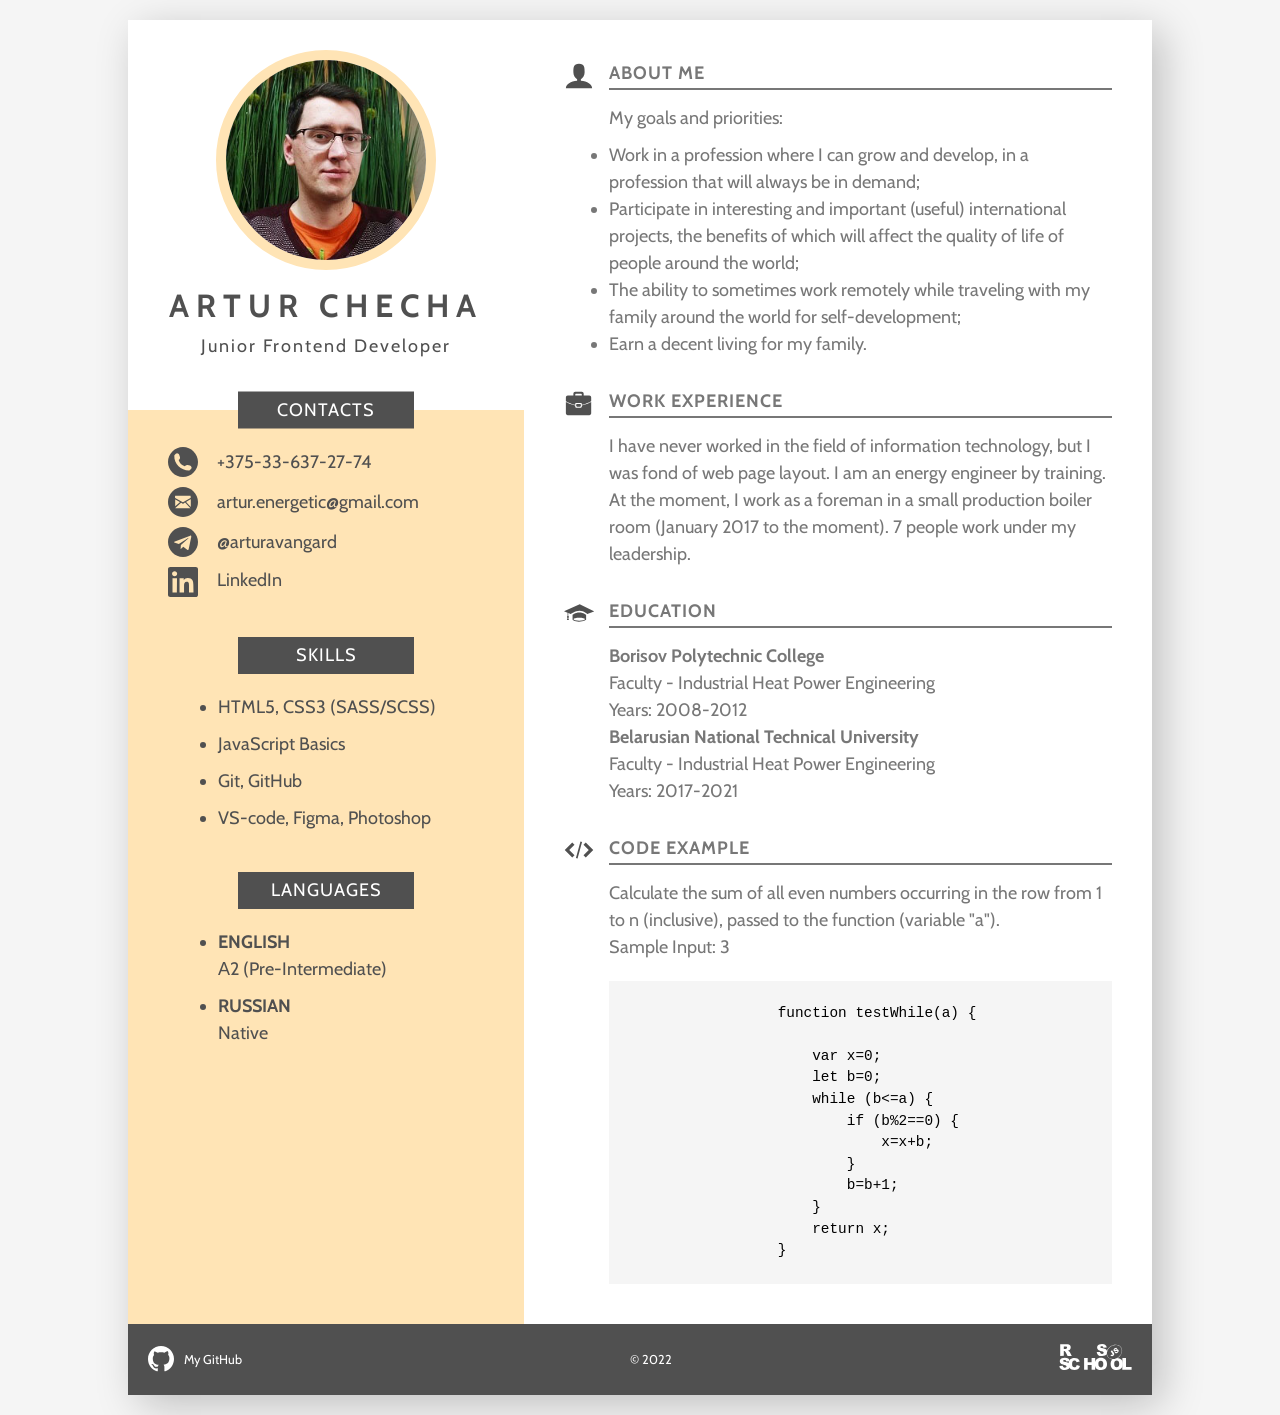
<file: index.html>
<!DOCTYPE html>
<html lang="en">
<head>
    <meta charset="UTF-8">
    <meta http-equiv="X-UA-Compatible" content="IE=edge">
    <meta name="viewport" content="width=device-width, initial-scale=1.0">
    <title>Rsschool-cv-html</title>
    <link rel="preconnect" href="https://fonts.googleapis.com">
    <link rel="preconnect" href="https://fonts.gstatic.com" crossorigin>
    <link href="https://fonts.googleapis.com/css2?family=Cabin:wght@400;700&display=swap" rel="stylesheet">
    <link rel="stylesheet" href="./css/reset.css">
    <link rel="stylesheet" href="./css/style.css">
</head>
<body>
    <div class="container-centered">
        <div class="two-columns">
            <div class="left-column">
            <header>
                <img src="./image/myfoto.jpg" alt="Foto" width="200" height="200">
                <h1>Artur Checha</h1>
                <h2>Junior Frontend Developer</h2>
            </header>
            <main>
                <section class="contacts">
                <h3>Contacts</h3>
                <ul>
                    <li>
                        <img src="./icons/phone.svg" alt="Phone Icon" width="30" height="30">
                        <p>+375-33-637-27-74</p>
                    </li>
                    <li>
                        <img src="./icons/email.svg" alt="Email Icon" width="30" height="30">
                        <p>artur.energetic@gmail.com</p>
                    </li>
                    <li>
                        <img src="./icons/telegram.svg" alt="Telegram Icon" width="30" height="30">
                        <p>@arturavangard</p>
                    </li>
                    <li>
                        <img src="./icons/linkedin.svg" alt="LinkedIn Icon" width="30" height="30">
                        <a href="https://www.linkedin.com/in/artur-checha-8476a122a/">LinkedIn</a>
                    </li>
                </ul>
                </section>
                <section class="skills">
                    <h3>Skills</h3>
                    <ul>
                        <li>HTML5, CSS3 (SASS/SCSS)</li>
                        <li>JavaScript Basics</li>
                        <li>Git, GitHub</li>
                        <li>VS-code, Figma, Photoshop</li>
                    </ul>
                </section>
                <section class="languages">
                    <h3>Languages</h3>
                    <ul>
                        <li>
                        <p class="language-name">English</p>
                        <p>А2 (Pre-Intermediate)</p>
                        </li>
                        <li>
                        <p class="language-name">Russian</p>
                        <p>Native</p>
                        </li>
                    </ul>
                </section>
            </main>
            </div>
            <aside class="right-column">
            <section class="about-me">
                <div class="sub-header">
                    <img src="./icons/user.svg" alt="About Me Icon" width="30" height="30">
                    <h3>About Me</h3>
                </div>
                <p>My goals and priorities:</p>
                <ul>
                    <li>Work in a profession where I can grow and develop, in a profession that will always be in demand;</li>
                    <li>Participate in interesting and important (useful) international projects, the benefits of which will affect the quality of life of people around the world;</li>
                    <li>The ability to sometimes work remotely while traveling with my family around the world for self-development;</li>
                    <li>Earn a decent living for my family.</li>
                </ul>
            </section>
            <section class="work">
                <div class="sub-header">
                    <img src="./icons/suitcase.svg" alt="Courses" width="30" height="30">
                    <h3>Work experience</h3>
                </div>
                <p>I have never worked in the field of information technology, but I was fond of web page layout. I am an energy engineer by training. At the moment, I work as a foreman in a small production boiler room (January 2017 to the moment). 7 people work under my leadership.
                </p>
            </section>
            <section class="education">
                <div class="sub-header">
                    <img src="./icons/graduate.svg" alt="Education Icon" width="30" height="30">
                    <h3>Education</h3>
                </div>
                <p><strong>Borisov Polytechnic College</strong></p>
                <p>Faculty - Industrial Heat Power Engineering</p>
                <p>Years: 2008-2012</p>
                <p><strong>Belarusian National Technical University</strong></p>
                <p>Faculty - Industrial Heat Power Engineering</p>
                <p>Years: 2017-2021</p>
            </section>
            <section class="code-example">
                <div class="sub-header">
                    <img src="./icons/embed.svg" alt="Code Icon" width="30" height="30">
                    <h3>Code example</h3>
                </div>
                <p>Calculate the sum of all even numbers occurring in the row from 1 to n (inclusive), passed to the function (variable "a").<br> Sample Input: 3</p>
                <pre>
                <code>
                function testWhile(a) {
                    
                    var x=0;
                    let b=0;
                    while (b<=a) {
                        if (b%2==0) {
                            x=x+b;
                        }
                        b=b+1;
                    }
                    return x;
                }</code>
                </pre>
            </section>
            </aside>
        </div>
        <footer>
            <a class="my-github" href="https://github.com/Artur-Checha">
                <img class="github-icon" src="./icons/github.svg" alt="Github Icon" width="26" height="26">
                <p>My GitHub</p>
            </a>
            <p>© 2022</p>
            <a href="https://rs.school/js/">
                <img src="./icons/rsschool.svg" alt="Rsschool Icon" width="73" height="26">
            </a>
        </footer>
    </div>
</body>
</html>
</file>
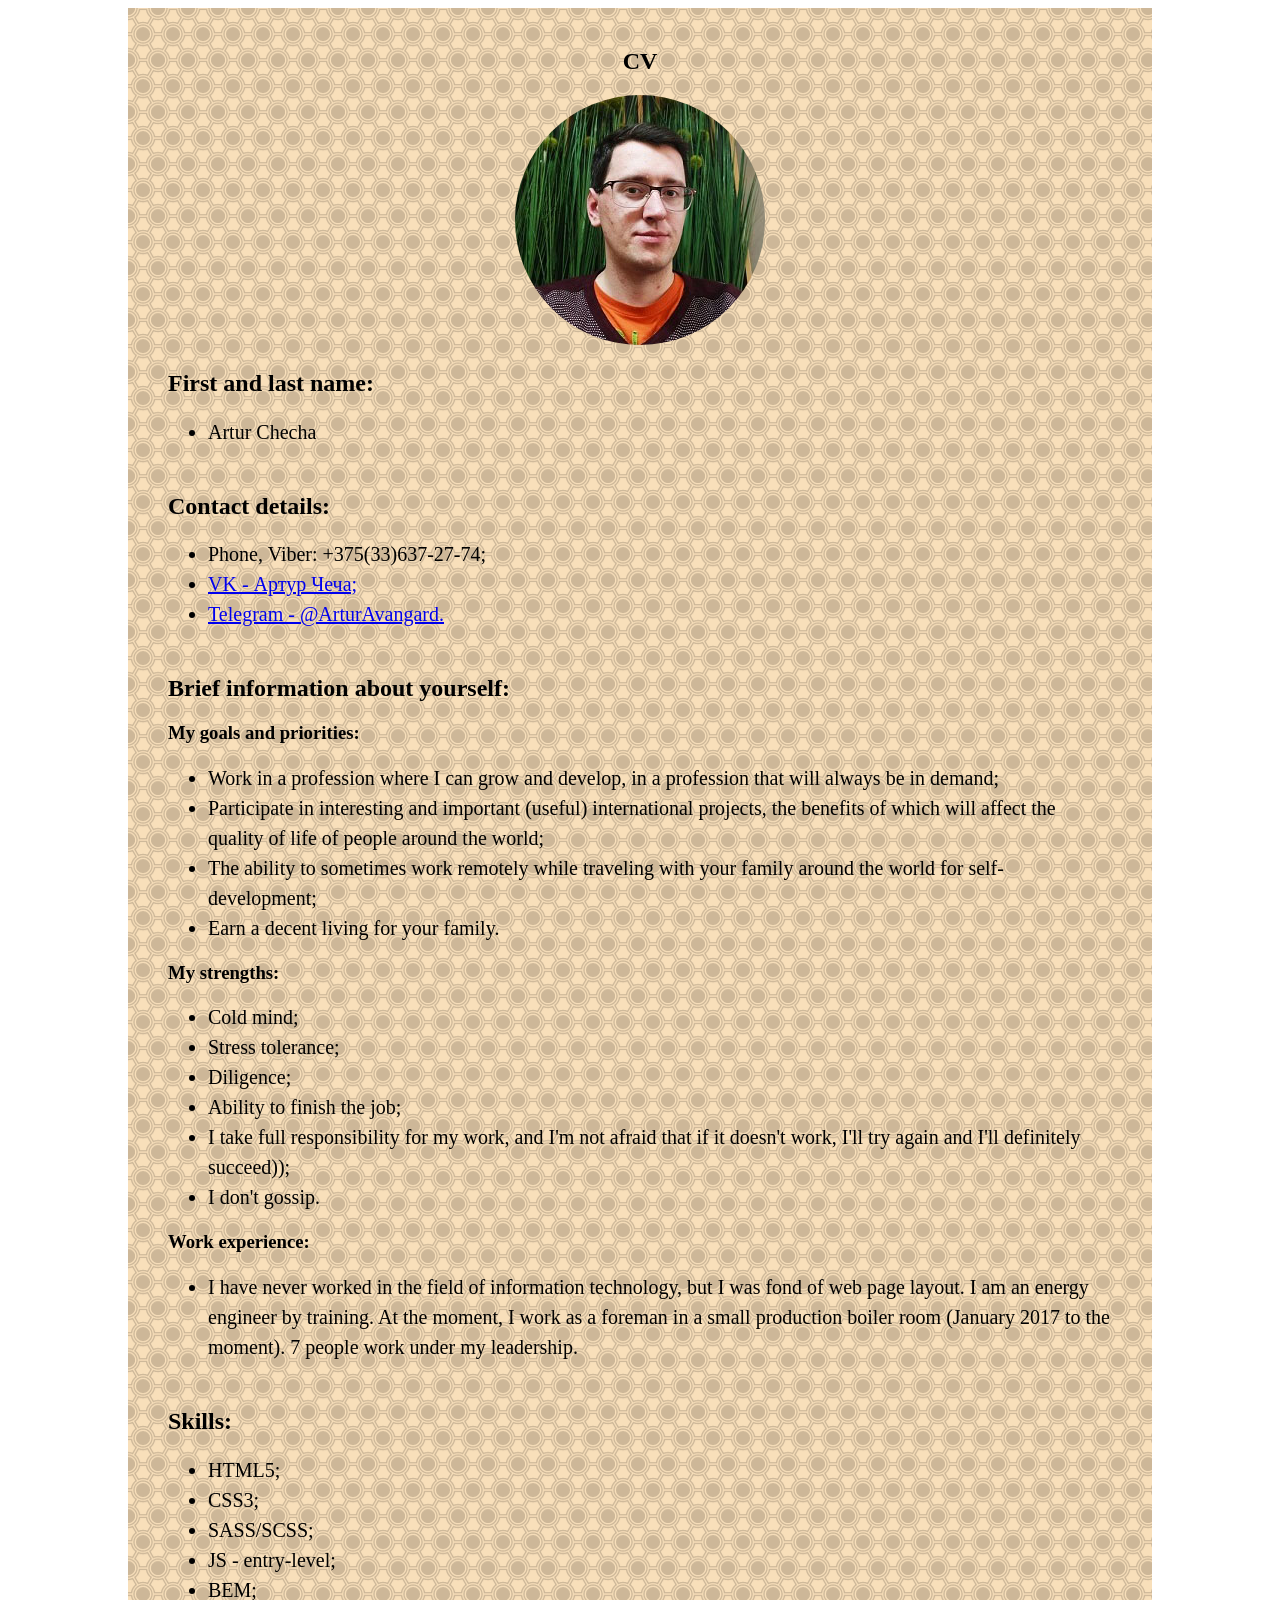
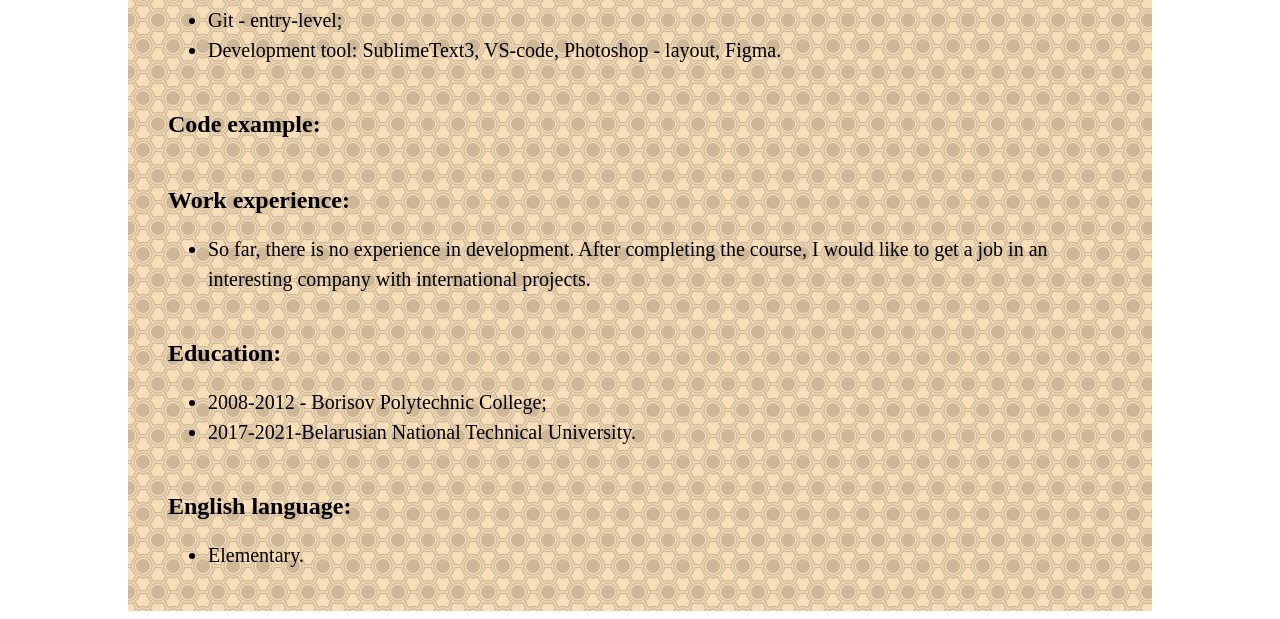
<file: rsschool-cv-html/index.html>
<!DOCTYPE html>
<html lang="en">

<head>
	<meta charset="UTF-8">
	<meta name="viewport" content="width=device-width, initial-scale=1.0">
	<!-- Подключаем CSS -->
	<link rel="stylesheet" href="css/style.css">
	<title>Основы HTML, CSS и Git</title>
</head>

<body>
	<section>
		<div class="resume">
			<h1>
				CV
			</h1>
			<div class="img">
				<img src="../rsschool-cv-html/images/myFoto1.jpg" alt="Avatar" class="photo">
			</div>
			<div class="table">
				<div class="header__1">
					<h2>
						First and last name:
					</h2>
					<ul>
						<li>
							Artur Checha
						</li>
					</ul>
				</div>
				<div class="header__1">
					<h2>
						Contact details:
					</h2>
					<ul>
						<li>
							Phone, Viber: +375(33)637-27-74;
						</li>
						<li>
							<a href="https://vk.com/id151579978">VK - Артур Чеча;</a>
						</li>
						<li>
							<a href="https://t.me/ArturAvangard">Telegram - @ArturAvangard.</a>
						</li>
					</ul>
				</div>
				<!--Brief information about yourself:-->
				<div class="header__1">
					<h2>
						Brief information about yourself:
					</h2>
					<h3>
						My goals and priorities:
					</h3>
					<ul>
							<li>
								Work in a profession where I can grow and develop, in a profession that will always be in demand;
							</li>
							<li>
								Participate in interesting and important (useful) international projects, the benefits of which will
								affect the quality of life of people around the world;
							</li>
							<li>
								The ability to sometimes work remotely while traveling with your family around the world for
								self-development;
							</li>
							<li>
								Earn a decent living for your family.
							</li>
					</ul>
					<h3>
						My strengths:
					</h3>
					<ul>
						<li>
							Cold mind;
						</li>
						<li>
							Stress tolerance;
						</li>
						<li>
							Diligence;
						</li>
						<li>
							Ability to finish the job;
						</li>
						<li>
							I take full responsibility for my work, and I'm not afraid that if it doesn't work, I'll try again
							and I'll definitely succeed));
						</li>
						<li>
							I don't gossip.
						</li>
					</ul>
					<h3>
						Work experience:
					</h3> 
					<ul>
						<li>
							I have never worked in the field of information technology, but I was fond of web
						page layout. I am an energy engineer by training. At the moment, I work as a foreman in a small
						production boiler room (January 2017 to the moment). 7 people work under my leadership.
						</li>
					</ul>
				</div>
				<!--Close Brief information about yourself:-->
				<!--Skills:-->
				<div class="header__1">
					<h2>
						Skills:
					</h2>
					<ul>
						<li>
							HTML5;
						</li>
						<li>
							CSS3;
						</li>
						<li>
							SASS/SCSS;
						</li>
						<li>
							JS - entry-level;
						</li>
						<li>
							BEM;
						</li>
						<li>
							Git - entry-level;
						</li>
						<li>
							Development tool: SublimeText3, VS-code, Photoshop - layout, Figma.
						</li>
					</ul>
				</div>
				<!--Close Skills:-->
				<!--Code example:-->
				<div class="header__1">
					<h2>
						Code example:
					</h2>
				</div>
				<!--Close Code example:-->
				<!--Work experience:-->
				<div class="header__1">
					<h2>
						Work experience:
					</h2>
					<ul>
						<li>
							So far, there is no experience in development. After completing the course, I would like to get a job
							in an interesting company with international projects.
						</li>
					</ul>
				</div>
				<!--Close Work experience:-->
				<!--Education:-->
				<div class="header__1">
					<h2>
						Education:
					</h2>
					<ul>
						<li>
							2008-2012 - Borisov Polytechnic College;
						</li>
						<li>
							2017-2021-Belarusian National Technical University.
						</li>
					</ul>
				</div>
				<!--Close Education:-->
				<div class="header__1">
					<h2>
						English language:
					</h2>
					<ul>
						<li>
							Elementary.
						</li>
					</ul>
				</div>
				<!--Close English language-->
			</div>
		</div>
	</section>
</body>

</html>
</file>
<file: css/style.css>
:root {
    --dark-gray-color: #505050;
    --ligth-gray-color: #777777;
    --moccasin-color: #FFE4B5;
}

body {
    box-sizing: border-box;
    background-color: #f5f5f5;
}

.container-centered {
    margin: 20px auto;
    width: 1024px;
    font-family: "Cabin", sans-serif;
    font-size: 18px;
    line-height: 1.5;
    background-color: #ffffff;
    box-shadow: 10px 10px 40px -1px rgba(0, 0, 0, 0.23);
}

.two-columns {
    display: flex;
}

.left-column {
    width: 42%;
    color: var(--dark-gray-color);
    background-color: var(--moccasin-color);
}

.right-column {
    width: 58%;
    padding: 40px;
}

header {
    padding: 30px;
    text-align: center;
    background-color: #ffffff;
}

header img {
    margin-bottom: 10px;
    border: 10px solid var(--moccasin-color);
    border-radius: 50%;
}

header h1 {
    margin-bottom: 10px;
    font-size: 2rem;
    font-weight: 700;
    line-height: 1.1;
    text-transform: uppercase;
    letter-spacing: 7px;
}

header h2 {
    margin-bottom: 20px;
    letter-spacing: 2px;
}

main {
    padding: 0 40px;
}

main h3 {
    width: 136px;
    margin: 40px auto 20px;
    padding: 5px 20px;
    text-align: center;
    text-transform: uppercase;
    letter-spacing: 1px;
    color: #ffffff;
    background-color: var(--dark-gray-color);
}

main .contacts h3 {
    margin-top: 0;
    margin-bottom: 0;
    transform: translate(0, -50%);
}

main li {
    margin-bottom: 10px;
}

.contacts li img {
    vertical-align: middle;
    margin-right: 15px;
}

.contacts li p {
    display: inline;
    vertical-align: middle;
}

.contacts a {
    text-decoration: none;
    color: var(--dark-gray-color);
}

main :not(.contacts) ul {
    list-style-type: disc;
    margin-left: 50px;
}

.language-name {
    font-weight: 700;
    text-transform: uppercase;
}

.right-column .sub-header {
    display: flex;
    margin-top: 30px;
    margin-bottom: 15px;
}

.right-column .about-me .sub-header {
    margin-top: 0;
}

.about-me p {
    margin-bottom: 10px;
    margin-left: 45px;
}

.about-me ul {
    color: var(--ligth-gray-color);
    margin-bottom: 10px;
    margin-left: 45px;
    list-style-type: disc;
}

.right-column h3 {
    flex: 1;
    vertical-align: middle;
    font-weight: 700;
    text-transform: uppercase;
    letter-spacing: 1px;
    color: var(--ligth-gray-color);
    border-bottom: 2px solid var(--ligth-gray-color);
}

.right-column img {
    vertical-align: middle;
    margin-right: 15px;
}

.right-column p {
    color: var(--ligth-gray-color);
}

.education p {
    margin-left: 45px;
}

.education p strong {
    font-weight: 700;
}

.work p {
    list-style-type: disc;
    margin-left: 45px;
    margin-bottom: 30px;
    color: var(--ligth-gray-color);
}

.right-column img.score-img {
    display: block;
    margin: 0 auto;
}

.code-example p {
    margin-left: 45px;
}

pre {
    margin-left: 45px;
    margin-top: 20px;
    padding-left: 30px;
    font-family: monospace;
    font-size: 0.9rem;
    background-color: #f5f5f5;
}

footer {
    display: flex;
    justify-content: space-between;
    align-items: center;
    padding: 20px;
    font-size: 0.8rem;
    color: #ffffff;
    background-color: var(--dark-gray-color);
}

footer a {
    text-decoration: none;
    color: #ffffff;
}

footer .github-icon {
    margin-right: 10px;
}

.my-github {
    display: flex;
    align-items: center;
}
</file>
<file: rsschool-cv-html/css/style.css>
body {
	display: block;
	margin-left: auto;
	margin-right: auto;
}

.resume {
	margin-left: auto;
	margin-right: auto;
	max-width: 1024px;
	background: url(../images/fon1.png);
	padding: 20px 0px 20px 0px;
}

h1 {
	text-align: center;
}

.photo {
	display: block;
	margin-left: auto;
	margin-right: auto;
	border-radius: 50%;
}

.header__1 {
	display: block;
	margin-left: auto;
	margin-right: auto;
	padding: 5px 40px 5px 40px;
}

.header__1 li {
	font-size: 20px;
	line-height: 30px;
}
</file>
